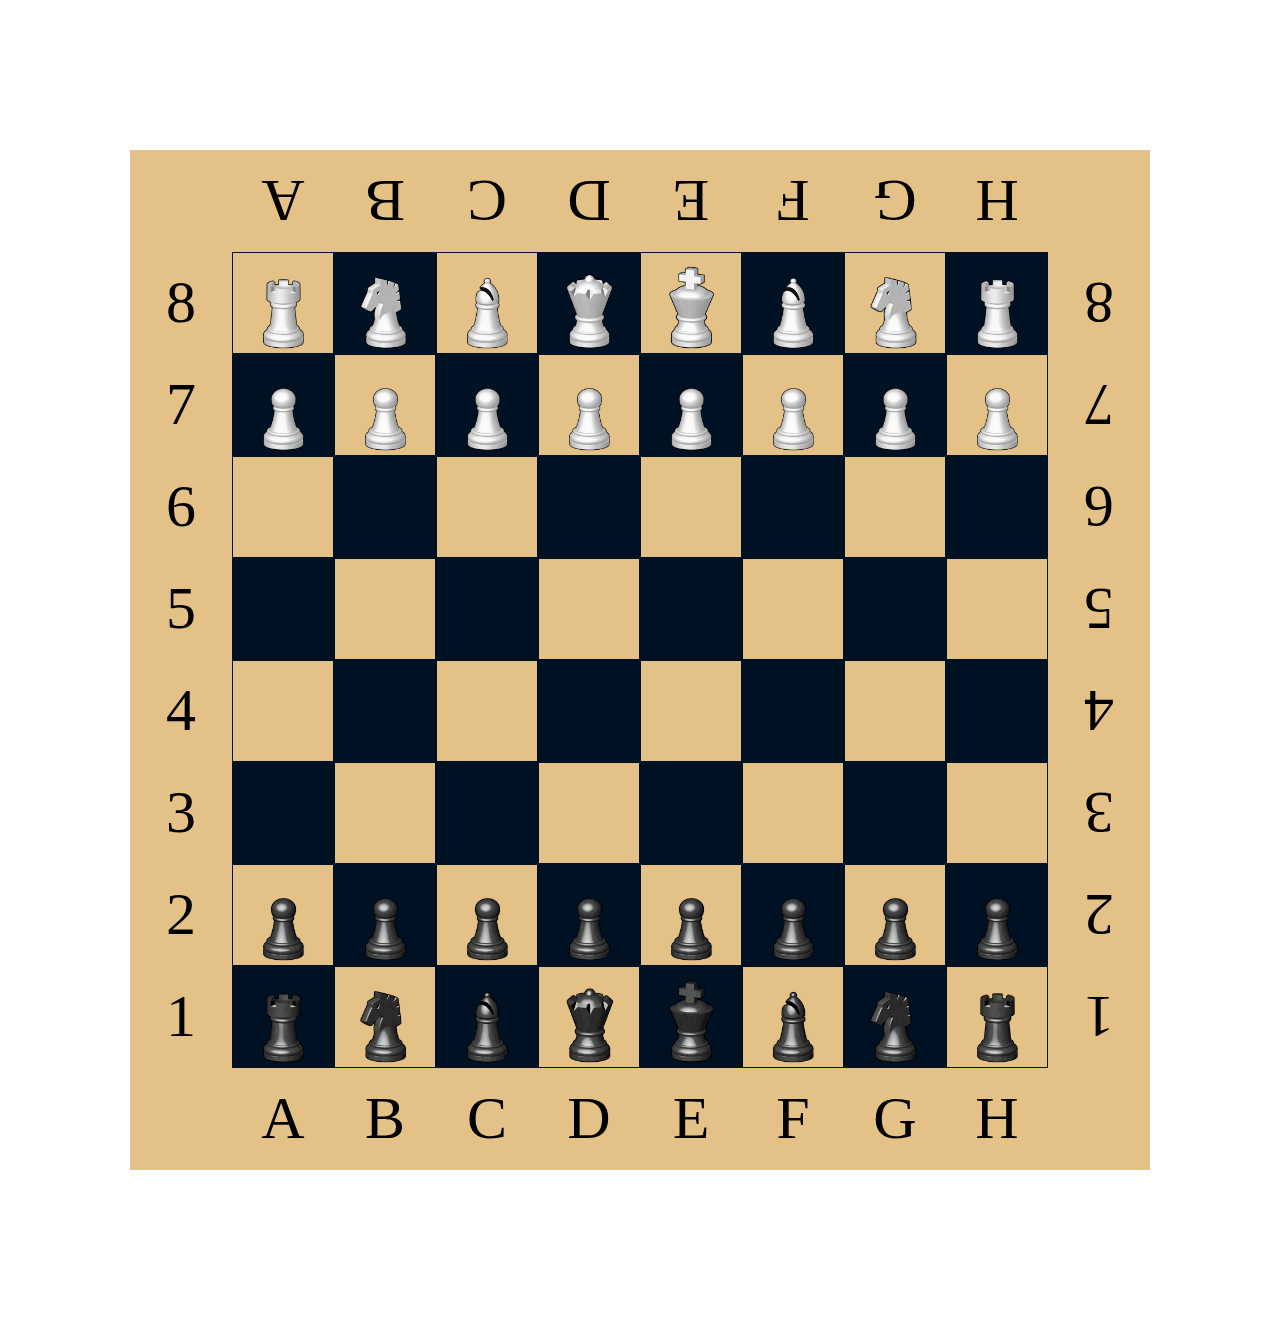
<file: index.html>
<!DOCTYPE html>
<html lang="en">
<head>
    <meta charset="UTF-8">
    <meta http-equiv="X-UA-Compatible" content="IE=edge">
    <meta name="viewport" content="width=device-width, initial-scale=1.0">
    <title>Document</title>
    <link rel="stylesheet" href="style/style.css">
    <link rel="stylesheet" href="style/adaptive.css">
</head>
<body>
    <div class="board">
        <div class="line">
            <div class="line__item"></div>
            <div class="line__item">
                <p class="line__item__p__rotate">A</p>
            </div>
            <div class="line__item">
                <p class="line__item__p__rotate">B</p>
            </div>
            <div class="line__item">
                <p class="line__item__p__rotate">C</p>
            </div>
            <div class="line__item">
                <p class="line__item__p__rotate">D</p>
            </div>
            <div class="line__item">
                <p class="line__item__p__rotate">E</p>
            </div>
            <div class="line__item">
                <p class="line__item__p__rotate">F</p>
            </div>
            <div class="line__item">
                <p class="line__item__p__rotate">G</p>
            </div>
            <div class="line__item">
                <p class="line__item__p__rotate">H</p>
            </div>
            <div class="line__item"></div>
        </div>
        <div class="line">
            <div class="line__item">
                <p class="line__item__p">8</p>
            </div>
            <div class="line__item">
                <img src="media/white__rook.png" alt="White Rook">
            </div>
            <div class="line__item">
                <img src="media/white__knight.png" alt="White Knight">
            </div>
            <div class="line__item">
                <img src="media/white__bishop.png" alt="White Bishop">
            </div>
            <div class="line__item">
                <img src="media/white__king.png" alt="White King">
            </div>
            <div class="line__item">
                <img src="media/white__queen.png" alt="White Queen">
            </div>
            <div class="line__item">
                <img src="media/white__bishop.png" alt="White Bishop">
            </div>
            <div class="line__item">
                <img src="media/white__knight.png" alt="White Knight">
            </div>
            <div class="line__item">
                <img src="media/white__rook.png" alt="White Rook">
            </div>
            <div class="line__item">
                <p class="line__item__p__rotate">8</p>
            </div>
        </div>
        <div class="line">
            <div class="line__item">
                <p class="line__item__p">7</p>
            </div>
            <div class="line__item">
                <img src="media/white__paw.png" alt="White Paw">
            </div>
            <div class="line__item">
                <img src="media/white__paw.png" alt="White Paw">
            </div>
            <div class="line__item">
                <img src="media/white__paw.png" alt="White Paw">
            </div>
            <div class="line__item">
                <img src="media/white__paw.png" alt="White Paw">
            </div>
            <div class="line__item">
                <img src="media/white__paw.png" alt="White Paw">
            </div>
            <div class="line__item">
                <img src="media/white__paw.png" alt="White Paw">
            </div>
            <div class="line__item">
                <img src="media/white__paw.png" alt="White Paw">
            </div>
            <div class="line__item">
                <img src="media/white__paw.png" alt="White Paw">
            </div>
            <div class="line__item">
                <p class="line__item__p__rotate">7</p>
            </div>
        </div>
        <div class="line">
            <div class="line__item">
                <p class="line__item__p">6</p>
            </div>
            <div class="line__item"></div>
            <div class="line__item"></div>
            <div class="line__item"></div>
            <div class="line__item"></div>
            <div class="line__item"></div>
            <div class="line__item"></div>
            <div class="line__item"></div>
            <div class="line__item"></div>
            <div class="line__item">
                <p class="line__item__p__rotate">6</p>
            </div>
        </div>
        <div class="line">
            <div class="line__item">
                <p class="line__item__p">5</p>
            </div>
            <div class="line__item"></div>
            <div class="line__item"></div>
            <div class="line__item"></div>
            <div class="line__item"></div>
            <div class="line__item"></div>
            <div class="line__item"></div>
            <div class="line__item"></div>
            <div class="line__item"></div>
            <div class="line__item">
                <p class="line__item__p__rotate">5</p>
            </div>
        </div>
        <div class="line">
            <div class="line__item">
                <p class="line__item__p">4</p>
            </div>
            <div class="line__item"></div>
            <div class="line__item"></div>
            <div class="line__item"></div>
            <div class="line__item"></div>
            <div class="line__item"></div>
            <div class="line__item"></div>
            <div class="line__item"></div>
            <div class="line__item"></div>
            <div class="line__item">
                <p class="line__item__p__rotate">4</p>
            </div>
        </div>
        <div class="line">
            <div class="line__item">
                <p class="line__item__p">3</p>
            </div>
            <div class="line__item"></div>
            <div class="line__item"></div>
            <div class="line__item"></div>
            <div class="line__item"></div>
            <div class="line__item"></div>
            <div class="line__item"></div>
            <div class="line__item"></div>
            <div class="line__item"></div>
            <div class="line__item">
                <p class="line__item__p__rotate">3</p>
            </div>
        </div>
        <div class="line">
            <div class="line__item">
                <p class="line__item__p">2</p>
            </div>
            <div class="line__item">
                <img src="media/black__paw.png" alt="Black Paw">
            </div>
            <div class="line__item">
                <img src="media/black__paw.png" alt="Black Paw">
            </div>
            <div class="line__item">
                <img src="media/black__paw.png" alt="Black Paw">
            </div>
            <div class="line__item">
                <img src="media/black__paw.png" alt="Black Paw">
            </div>
            <div class="line__item">
                <img src="media/black__paw.png" alt="Black Paw">
            </div>
            <div class="line__item">
                <img src="media/black__paw.png" alt="Black Paw">
            </div>
            <div class="line__item">
                <img src="media/black__paw.png" alt="Black Paw">
            </div>
            <div class="line__item">
                <img src="media/black__paw.png" alt="Black Paw">
            </div>
            <div class="line__item">
                <p class="line__item__p__rotate">2</p>
            </div>
        </div>
        <div class="line">
            <div class="line__item">
                <p class="line__item__p">1</p>
            </div>
            <div class="line__item">
                <img src="media/black__rook.png" alt="Black Rook">
            </div>
            <div class="line__item">
                <img src="media/black__knight.png" alt="Black Knight">
            </div>
            <div class="line__item">
                <img src="media/black__bishop.png" alt="Black Bishop">
            </div>
            <div class="line__item">
                <img src="media/black__king.png" alt="Black King">
            </div>
            <div class="line__item">
                <img src="media/black__queen.png" alt="Black Queen">
            </div>
            <div class="line__item">
                <img src="media/black__bishop.png" alt="Black Bishop">
            </div>
            <div class="line__item">
                <img src="media/black__knight.png" alt="Black Knight">
            </div>
            <div class="line__item">
                <img src="media/black__rook.png" alt="Black Rook">
            </div>
            <div class="line__item">
                <p class="line__item__p__rotate">1</p>
            </div>
        </div>
        <div class="line">
            <div class="line__item"></div>
            <div class="line__item">
                <p class="line__item__p">A</p>
            </div>
            <div class="line__item">
                <p class="line__item__p">B</p>
            </div>
            <div class="line__item">
                <p class="line__item__p">C</p>
            </div>
            <div class="line__item">
                <p class="line__item__p">D</p>
            </div>
            <div class="line__item">
                <p class="line__item__p">E</p>
            </div>
            <div class="line__item">
                <p class="line__item__p">F</p>
            </div>
            <div class="line__item">
                <p class="line__item__p">G</p>
            </div>
            <div class="line__item">
                <p class="line__item__p">H</p>
            </div>
            <div class="line__item"></div>
        </div>
    </div>
</body>
</html>
</file>
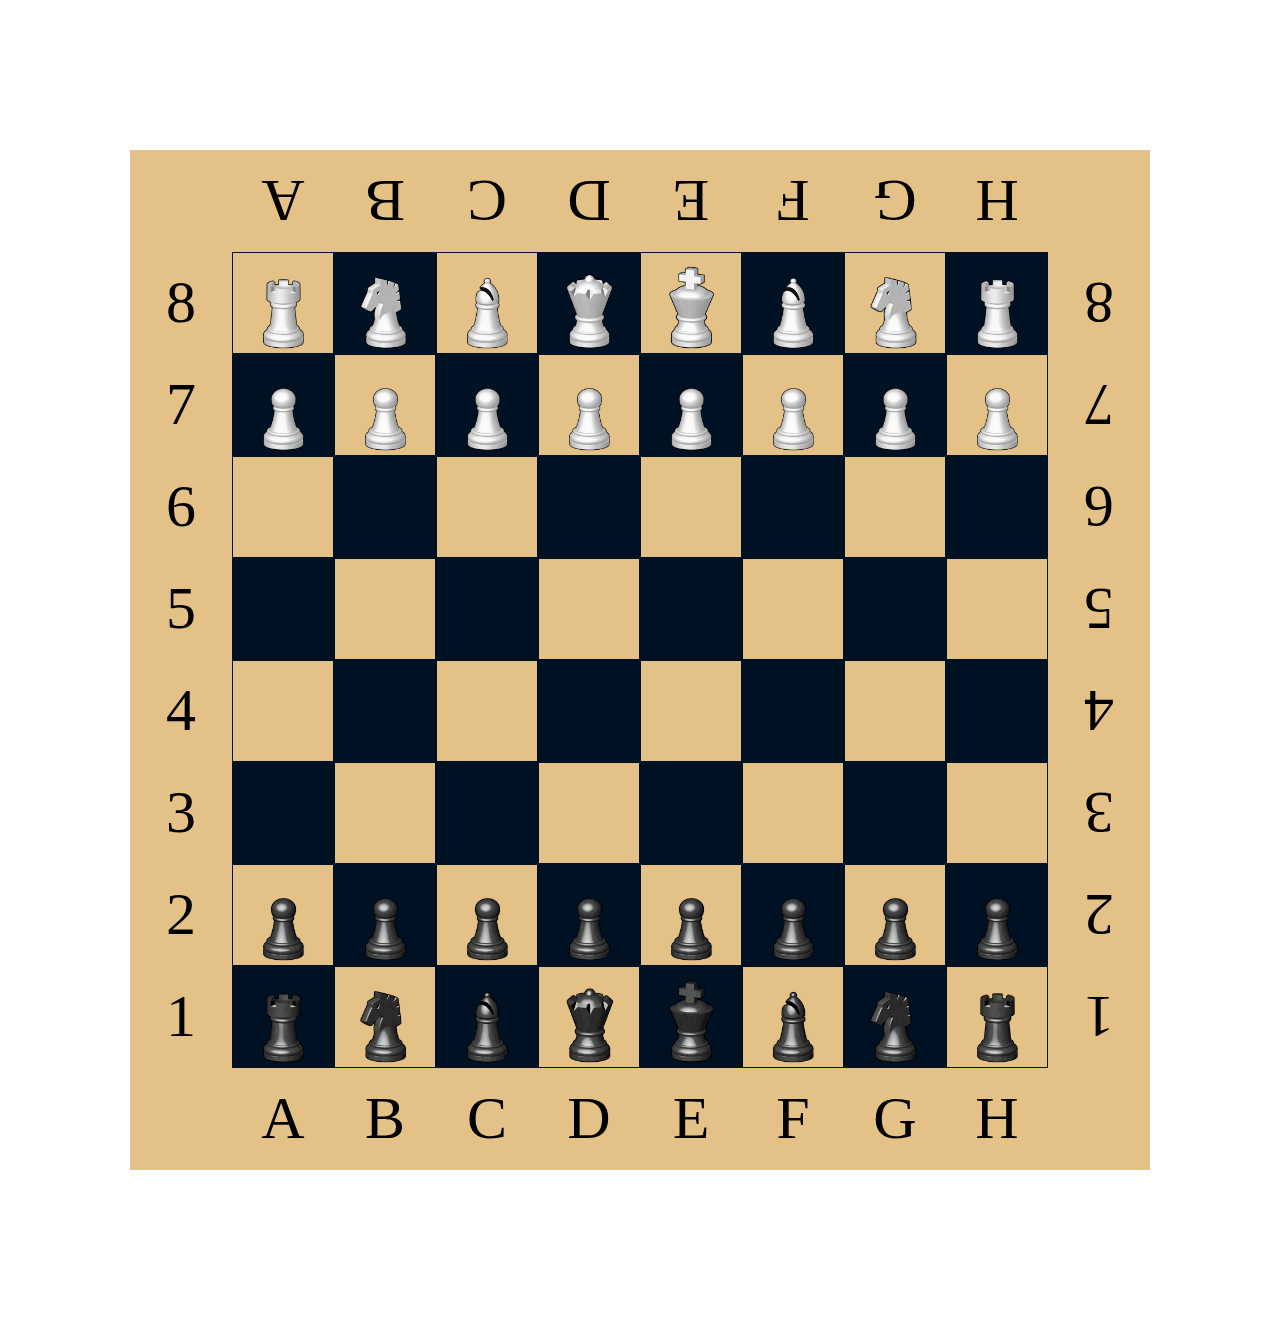
<file: chess.html>
<!DOCTYPE html>
<html lang="en">
<head>
    <meta charset="UTF-8">
    <meta http-equiv="X-UA-Compatible" content="IE=edge">
    <meta name="viewport" content="width=device-width, initial-scale=1.0">
    <title>Document</title>
    <link rel="stylesheet" href="style/style.css">
    <link rel="stylesheet" href="style/adaptive.css">
</head>
<body>
    <div class="board">
        <div class="line">
            <div class="line__item"></div>
            <div class="line__item">
                <p class="line__item__p__rotate">A</p>
            </div>
            <div class="line__item">
                <p class="line__item__p__rotate">B</p>
            </div>
            <div class="line__item">
                <p class="line__item__p__rotate">C</p>
            </div>
            <div class="line__item">
                <p class="line__item__p__rotate">D</p>
            </div>
            <div class="line__item">
                <p class="line__item__p__rotate">E</p>
            </div>
            <div class="line__item">
                <p class="line__item__p__rotate">F</p>
            </div>
            <div class="line__item">
                <p class="line__item__p__rotate">G</p>
            </div>
            <div class="line__item">
                <p class="line__item__p__rotate">H</p>
            </div>
            <div class="line__item"></div>
        </div>
        <div class="line">
            <div class="line__item">
                <p class="line__item__p">8</p>
            </div>
            <div class="line__item">
                <img src="media/white__rook.png" alt="White Rook">
            </div>
            <div class="line__item">
                <img src="media/white__knight.png" alt="White Knight">
            </div>
            <div class="line__item">
                <img src="media/white__bishop.png" alt="White Bishop">
            </div>
            <div class="line__item">
                <img src="media/white__king.png" alt="White King">
            </div>
            <div class="line__item">
                <img src="media/white__queen.png" alt="White Queen">
            </div>
            <div class="line__item">
                <img src="media/white__bishop.png" alt="White Bishop">
            </div>
            <div class="line__item">
                <img src="media/white__knight.png" alt="White Knight">
            </div>
            <div class="line__item">
                <img src="media/white__rook.png" alt="White Rook">
            </div>
            <div class="line__item">
                <p class="line__item__p__rotate">8</p>
            </div>
        </div>
        <div class="line">
            <div class="line__item">
                <p class="line__item__p">7</p>
            </div>
            <div class="line__item">
                <img src="media/white__paw.png" alt="White Paw">
            </div>
            <div class="line__item">
                <img src="media/white__paw.png" alt="White Paw">
            </div>
            <div class="line__item">
                <img src="media/white__paw.png" alt="White Paw">
            </div>
            <div class="line__item">
                <img src="media/white__paw.png" alt="White Paw">
            </div>
            <div class="line__item">
                <img src="media/white__paw.png" alt="White Paw">
            </div>
            <div class="line__item">
                <img src="media/white__paw.png" alt="White Paw">
            </div>
            <div class="line__item">
                <img src="media/white__paw.png" alt="White Paw">
            </div>
            <div class="line__item">
                <img src="media/white__paw.png" alt="White Paw">
            </div>
            <div class="line__item">
                <p class="line__item__p__rotate">7</p>
            </div>
        </div>
        <div class="line">
            <div class="line__item">
                <p class="line__item__p">6</p>
            </div>
            <div class="line__item"></div>
            <div class="line__item"></div>
            <div class="line__item"></div>
            <div class="line__item"></div>
            <div class="line__item"></div>
            <div class="line__item"></div>
            <div class="line__item"></div>
            <div class="line__item"></div>
            <div class="line__item">
                <p class="line__item__p__rotate">6</p>
            </div>
        </div>
        <div class="line">
            <div class="line__item">
                <p class="line__item__p">5</p>
            </div>
            <div class="line__item"></div>
            <div class="line__item"></div>
            <div class="line__item"></div>
            <div class="line__item"></div>
            <div class="line__item"></div>
            <div class="line__item"></div>
            <div class="line__item"></div>
            <div class="line__item"></div>
            <div class="line__item">
                <p class="line__item__p__rotate">5</p>
            </div>
        </div>
        <div class="line">
            <div class="line__item">
                <p class="line__item__p">4</p>
            </div>
            <div class="line__item"></div>
            <div class="line__item"></div>
            <div class="line__item"></div>
            <div class="line__item"></div>
            <div class="line__item"></div>
            <div class="line__item"></div>
            <div class="line__item"></div>
            <div class="line__item"></div>
            <div class="line__item">
                <p class="line__item__p__rotate">4</p>
            </div>
        </div>
        <div class="line">
            <div class="line__item">
                <p class="line__item__p">3</p>
            </div>
            <div class="line__item"></div>
            <div class="line__item"></div>
            <div class="line__item"></div>
            <div class="line__item"></div>
            <div class="line__item"></div>
            <div class="line__item"></div>
            <div class="line__item"></div>
            <div class="line__item"></div>
            <div class="line__item">
                <p class="line__item__p__rotate">3</p>
            </div>
        </div>
        <div class="line">
            <div class="line__item">
                <p class="line__item__p">2</p>
            </div>
            <div class="line__item">
                <img src="media/black__paw.png" alt="Black Paw">
            </div>
            <div class="line__item">
                <img src="media/black__paw.png" alt="Black Paw">
            </div>
            <div class="line__item">
                <img src="media/black__paw.png" alt="Black Paw">
            </div>
            <div class="line__item">
                <img src="media/black__paw.png" alt="Black Paw">
            </div>
            <div class="line__item">
                <img src="media/black__paw.png" alt="Black Paw">
            </div>
            <div class="line__item">
                <img src="media/black__paw.png" alt="Black Paw">
            </div>
            <div class="line__item">
                <img src="media/black__paw.png" alt="Black Paw">
            </div>
            <div class="line__item">
                <img src="media/black__paw.png" alt="Black Paw">
            </div>
            <div class="line__item">
                <p class="line__item__p__rotate">2</p>
            </div>
        </div>
        <div class="line">
            <div class="line__item">
                <p class="line__item__p">1</p>
            </div>
            <div class="line__item">
                <img src="media/black__rook.png" alt="Black Rook">
            </div>
            <div class="line__item">
                <img src="media/black__knight.png" alt="Black Knight">
            </div>
            <div class="line__item">
                <img src="media/black__bishop.png" alt="Black Bishop">
            </div>
            <div class="line__item">
                <img src="media/black__king.png" alt="Black King">
            </div>
            <div class="line__item">
                <img src="media/black__queen.png" alt="Black Queen">
            </div>
            <div class="line__item">
                <img src="media/black__bishop.png" alt="Black Bishop">
            </div>
            <div class="line__item">
                <img src="media/black__knight.png" alt="Black Knight">
            </div>
            <div class="line__item">
                <img src="media/black__rook.png" alt="Black Rook">
            </div>
            <div class="line__item">
                <p class="line__item__p__rotate">1</p>
            </div>
        </div>
        <div class="line">
            <div class="line__item"></div>
            <div class="line__item">
                <p class="line__item__p">A</p>
            </div>
            <div class="line__item">
                <p class="line__item__p">B</p>
            </div>
            <div class="line__item">
                <p class="line__item__p">C</p>
            </div>
            <div class="line__item">
                <p class="line__item__p">D</p>
            </div>
            <div class="line__item">
                <p class="line__item__p">E</p>
            </div>
            <div class="line__item">
                <p class="line__item__p">F</p>
            </div>
            <div class="line__item">
                <p class="line__item__p">G</p>
            </div>
            <div class="line__item">
                <p class="line__item__p">H</p>
            </div>
            <div class="line__item"></div>
        </div>
    </div>
</body>
</html>
</file>
<file: style/style.css>
body {
    display: flex;
    justify-content: center;
    margin: 150px 0px;
}
img {
    height: 85px;
    display: block;
    margin-left: auto;
    margin-right: auto;
    margin-top: 12px;
}
img:hover {
    height: 100px;
    margin-top: 0px;
}
p {
    margin-top: 15px;
    display: flex;
    align-items: center;
    justify-content: center;
    color: black;
    font-size: 60px;
}
.line__item__p__rotate {
    transform: rotate(180deg);
}
.line {
    clear: both;
}
.line__item {
    float: left;
    width: 100px;
    height: 100px;
    background: rgb(0, 17, 35);
    border: 1px solid rgb(0, 17, 35);
}
.line:first-child .line__item,
.line:last-child .line__item,
.line .line__item:first-child,
.line .line__item:last-child,
.line:nth-child(odd) .line__item:nth-child(odd),
.line:nth-child(even) .line__item:nth-child(even) {
    background: rgb(228, 194, 135);
}
.line:first-child .line__item,
.line:last-child .line__item,
.line .line__item:first-child,
.line .line__item:last-child {
    border-color: rgb(228, 194, 135);
}
</file>
<file: style/adaptive.css>
/* ===========  Desktop First  ===========*/
/* Large Devices, Wide Screens */
@media only screen and (max-width: 1200px) {
    img {
        height: 76.5px;
        margin-top: 10.8px;
    }
    img:hover {
        height: 90px;
    }
    p {
        font-size: 54px;
        margin-top: 13.5px;
    }
    .line__item {
        height: 90px;
        width: 90px;
    }
}
/* Medium Devices, Desktops */
@media only screen and (max-width: 992px) {
    img {
        height: 61.2px;
        margin-top: 8.64px;
    }
    img:hover {
        height: 72px;
    }
    p {
        font-size: 43px;
        margin-top: 10.8px;
    }
    .line__item {
        height: 72px;
        width: 72px;
    }
}
/* Small Devices, Tablets */
@media only screen and (max-width: 768px) {
    img {
        height: 37.4px;
        margin-top: 5.28px;
    }
    img:hover {
        height: 44px;
    }
    p {
        font-size: 26px;
        margin-top: 6.6px;
    }
    .line__item {
        height: 44px;
        width: 44px;
    }
}
/* Extra Small Devices, Phones */
@media only screen and (max-width: 480px) {
    img {
        height: 23.8px;
        margin-top: 3.36px;
    }
    img:hover {
        height: 28px;
    }
    p {
        font-size: 17px;
        margin-top: 4.2px;
    }
    .line__item {
        height: 28px;
        width: 28px;
    }
}
/* Custom, iPhone Retina */
@media only screen and (max-width: 320px) {
    img {
        height: 11.9px;
        margin-top: 1.68px;
    }
    img:hover {
        height: 14px;
    }
    p {
        font-size: 8px;
        margin-top: 2.1px;
    }
    .line__item {
        height: 14px;
        width: 14px;
    }
}
</file>
